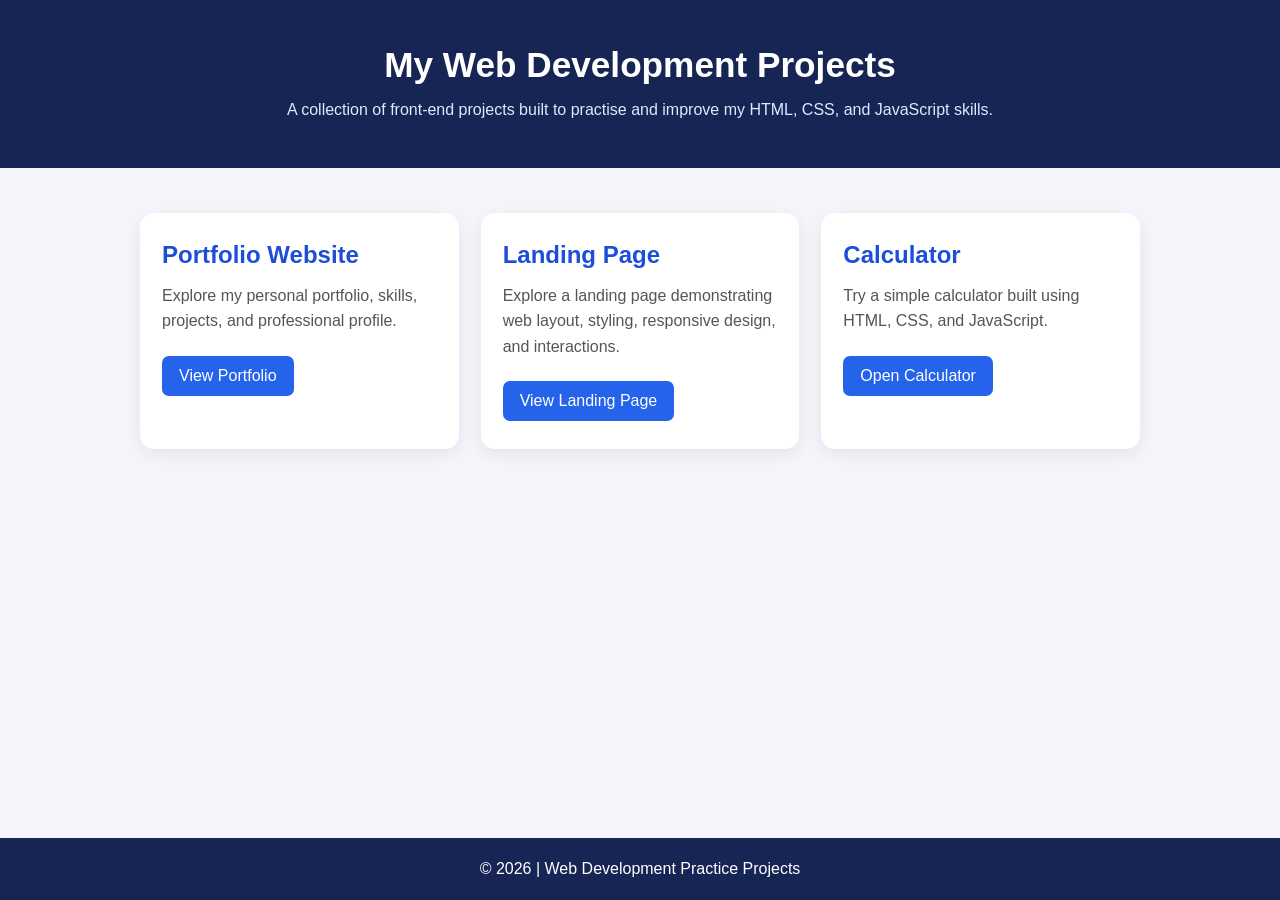
<file: index.html>
<!DOCTYPE html>
<html lang="en">
<head>
  <meta charset="UTF-8">
  <meta name="viewport" content="width=device-width, initial-scale=1.0">
  <title>My Web Development Projects</title>
  <style>
    * {
      margin: 0;
      padding: 0;
      box-sizing: border-box;
    }

    body {
      font-family: Arial, sans-serif;
      background: #f4f6fb;
      color: #222;
      min-height: 100vh;
      display: flex;
      flex-direction: column;
    }

    header {
      background: #172554;
      color: white;
      text-align: center;
      padding: 45px 20px;
    }

    header h1 {
      font-size: 2.2rem;
      margin-bottom: 12px;
    }

    header p {
      color: #dbeafe;
      line-height: 1.6;
    }

    main {
      width: min(1000px, 92%);
      margin: 45px auto;
      flex: 1;
    }

    .projects {
      display: grid;
      grid-template-columns: repeat(auto-fit, minmax(230px, 1fr));
      gap: 22px;
    }

    .card {
      background: white;
      padding: 28px 22px;
      border-radius: 14px;
      box-shadow: 0 5px 20px rgba(0, 0, 0, 0.08);
      transition: transform 0.2s, box-shadow 0.2s;
    }

    .card:hover {
      transform: translateY(-6px);
      box-shadow: 0 10px 25px rgba(0, 0, 0, 0.12);
    }

    .card h2 {
      color: #1d4ed8;
      margin-bottom: 14px;
    }

    .card p {
      color: #555;
      line-height: 1.6;
      margin-bottom: 22px;
    }

    .card a {
      display: inline-block;
      background: #2563eb;
      color: white;
      text-decoration: none;
      padding: 11px 17px;
      border-radius: 7px;
    }

    .card a:hover {
      background: #1d4ed8;
    }

    footer {
      text-align: center;
      padding: 22px;
      background: #172554;
      color: white;
    }
  </style>
</head>

<body>
  <header>
    <h1>My Web Development Projects</h1>
    <p>
      A collection of front-end projects built to practise
      and improve my HTML, CSS, and JavaScript skills.
    </p>
  </header>

  <main>
    <section class="projects">

      <article class="card">
        <h2>Portfolio Website</h2>
        <p>
          Explore my personal portfolio, skills, projects,
          and professional profile.
        </p>
        <a href="./Portfolio/">View Portfolio</a>
      </article>

      <article class="card">
        <h2>Landing Page</h2>
        <p>
          Explore a landing page demonstrating web layout,
          styling, responsive design, and interactions.
        </p>
        <a href="./LandingPage/">View Landing Page</a>
      </article>

      <article class="card">
        <h2>Calculator</h2>
        <p>
          Try a simple calculator built using HTML, CSS,
          and JavaScript.
        </p>
        <a href="./Calculator/">Open Calculator</a>
      </article>

    </section>
  </main>

  <footer>
    <p>&copy; 2026 | Web Development Practice Projects</p>
  </footer>
</body>
</html>
</file>
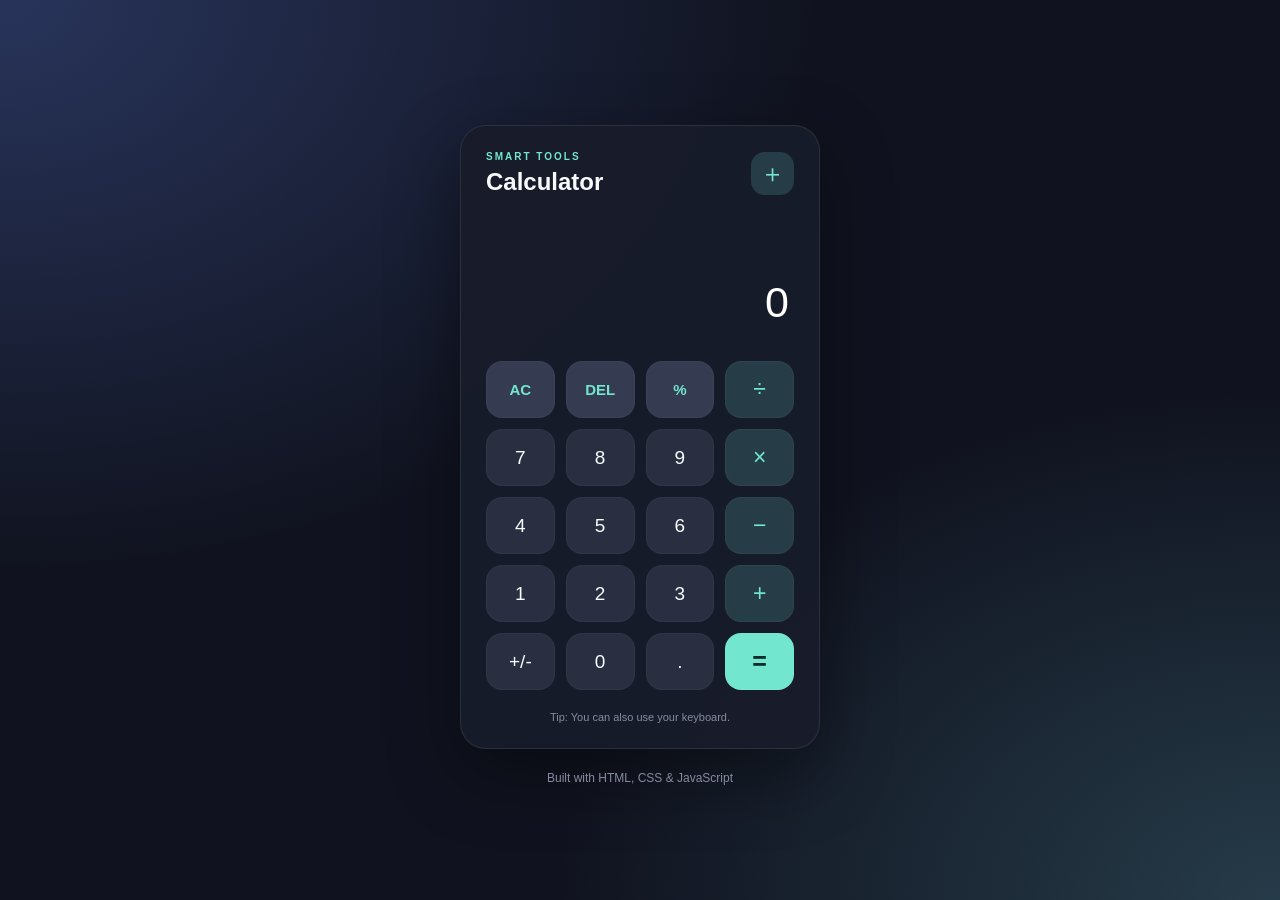
<file: Calculator/index.html>
<!DOCTYPE html>
<html lang="en">
<head>
    <meta charset="UTF-8">
    <meta name="viewport" content="width=device-width, initial-scale=1.0">
    <meta name="theme-color" content="#10131f">
    <title>Modern Calculator</title>
    <link rel="stylesheet" href="Calculator.css">
    <script src="Calculator.js" defer></script>
</head>
<body>
    <main class="page">
        <section class="calculator" aria-label="Calculator">
            <header class="calculator-header">
                <div>
                    <p class="eyebrow">SMART TOOLS</p>
                    <h1>Calculator</h1>
                </div>
                <div class="calculator-icon" aria-hidden="true">＋</div>
            </header>

            <div class="display">
                <div id="history" class="history" aria-live="polite"></div>
                <input
                    type="text"
                    id="screen"
                    value="0"
                    aria-label="Calculator display"
                    readonly
                >
            </div>

            <div class="keypad">
                <button class="key utility" data-action="clear">AC</button>
                <button class="key utility" data-action="delete" aria-label="Delete last character">DEL</button>
                <button class="key utility" data-action="percent">%</button>
                <button class="key operator" data-value="/" aria-label="Divide">÷</button>

                <button class="key" data-value="7">7</button>
                <button class="key" data-value="8">8</button>
                <button class="key" data-value="9">9</button>
                <button class="key operator" data-value="*">×</button>

                <button class="key" data-value="4">4</button>
                <button class="key" data-value="5">5</button>
                <button class="key" data-value="6">6</button>
                <button class="key operator" data-value="-">−</button>

                <button class="key" data-value="1">1</button>
                <button class="key" data-value="2">2</button>
                <button class="key" data-value="3">3</button>
                <button class="key operator" data-value="+">+</button>

                <button class="key" data-action="sign" aria-label="Change sign">+/-</button>
                <button class="key" data-value="0">0</button>
                <button class="key" data-action="decimal">.</button>
                <button class="key equals" data-action="equals">=</button>
            </div>

            <p class="hint">Tip: You can also use your keyboard.</p>
        </section>

        <footer>Built with HTML, CSS &amp; JavaScript</footer>
    </main>
</body>
</html>
</file>
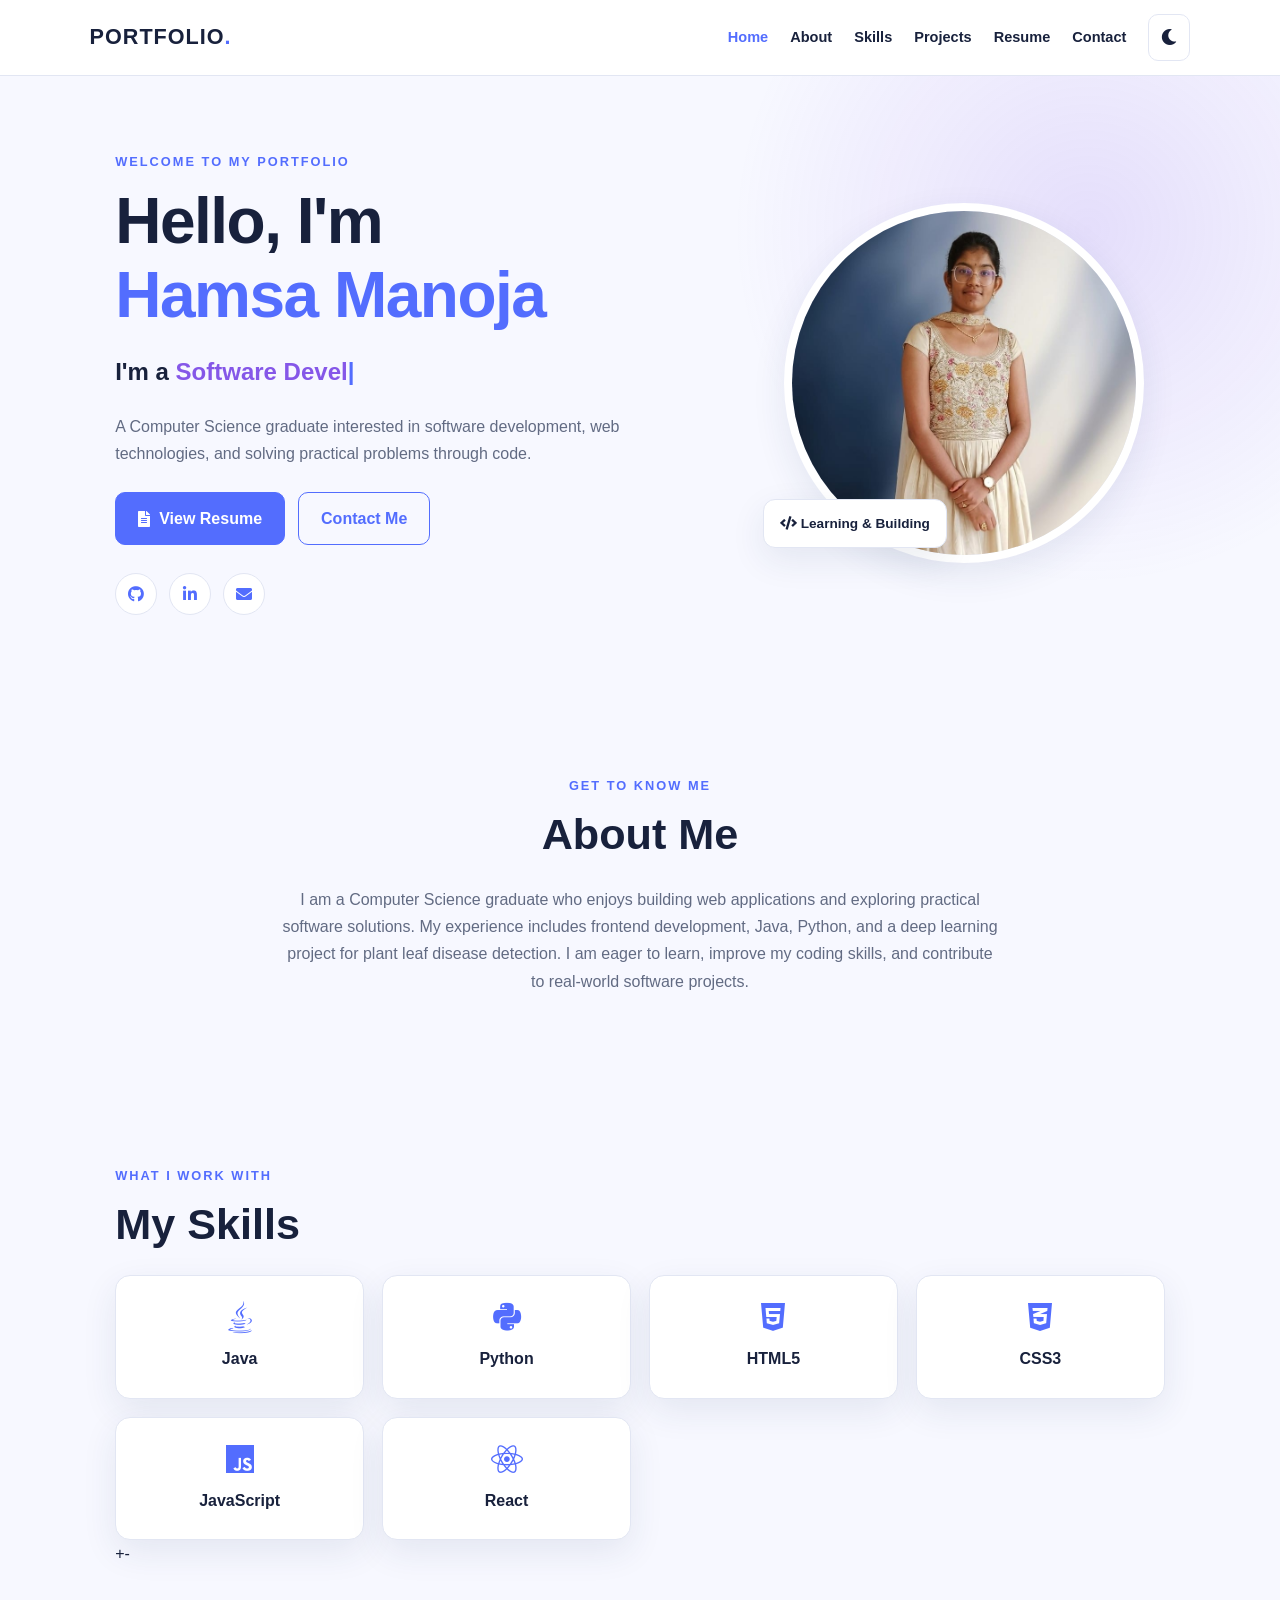
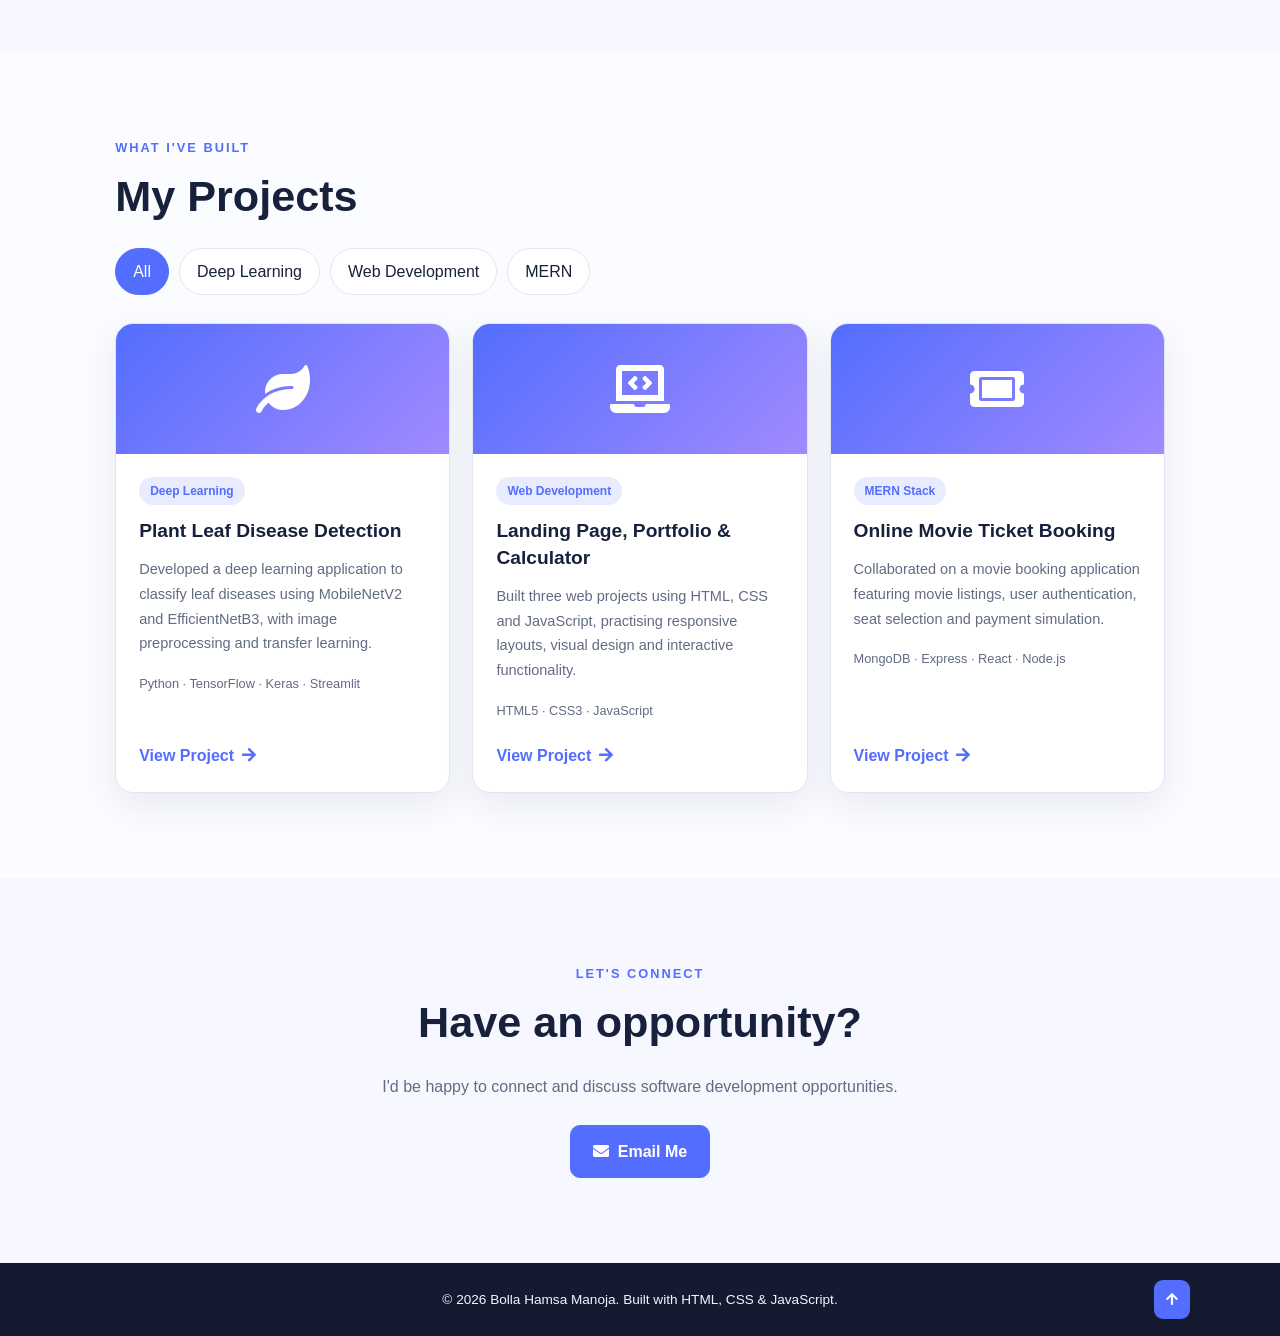
<file: Portfolio/index.html>
<!DOCTYPE html>
<html lang="en">
<head>
    <meta charset="UTF-8">
    <meta name="viewport" content="width=device-width, initial-scale=1.0">
    <meta name="description" content="Portfolio of Bolla Hamsa Manoja, software developer.">
    <title>Hamsa Manoja | Portfolio</title>
    <link rel="stylesheet" href="Portfolio.css">
    <link rel="stylesheet"
      href="https://cdnjs.cloudflare.com/ajax/libs/font-awesome/5.15.4/css/all.min.css">
</head>
<body>

<header class="navbar">
    <a class="logo" href="#home">PORTFOLIO<span>.</span></a>

    <button class="menu-toggle" id="menuToggle"
            aria-label="Toggle navigation" aria-expanded="false">
        <i class="fas fa-bars"></i>
    </button>

    <nav id="navMenu">
        <a href="#home">Home</a>
        <a href="#about">About</a>
        <a href="#skills">Skills</a>
        <a href="#projects">Projects</a>
        <a href="./Bolla_Hamsa_Manoja_CSE.pdf"
           target="_blank" rel="noopener">Resume</a>
        <a href="#contact">Contact</a>
        <button id="themeToggle" class="theme-toggle"
                aria-label="Switch color theme">
            <i class="fas fa-moon"></i>
        </button>
    </nav>
</header>

<main>
    <!-- HOME -->
    <section class="hero" id="home">
        <div class="hero-text reveal">
            <p class="eyebrow">WELCOME TO MY PORTFOLIO</p>
            <h1>Hello, I'm <span>Hamsa Manoja</span></h1>
            <h2>I'm a <span id="typing"></span><span class="cursor">|</span></h2>
            <p class="intro">
                A Computer Science graduate interested in software development,
                web technologies, and solving practical problems through code.
            </p>

            <div class="hero-buttons">
                <a class="btn primary"
                   href="./Bolla_Hamsa_Manoja_CSE.pdf"
                   target="_blank" rel="noopener">
                    <i class="fas fa-file-alt"></i> View Resume
                </a>
                <a class="btn secondary" href="#contact">
                    Contact Me
                </a>
            </div>

            <div class="social-links">
                <a href="https://github.com/BollaHamsaManoja" aria-label="GitHub"><i class="fab fa-github"></i></a>
                <a href="https://www.linkedin.com/in/bolla-hamsa-manoja-a13283267/" aria-label="LinkedIn"><i class="fab fa-linkedin-in"></i></a>
                <a href="mailto:hamsamanojabolla5@gmail.com"
                   aria-label="Email"><i class="fas fa-envelope"></i></a>
            </div>
        </div>

        <div class="hero-image reveal">
            <div class="image-circle">
                <img src="Hamsa.jpeg" alt="Portrait of Hamsa Manoja">
            </div>
            <div class="floating-tag">
                <i class="fas fa-code"></i> Learning & Building
            </div>
        </div>
    </section>

    <!-- ABOUT -->
    <section class="section about" id="about">
        <p class="eyebrow">GET TO KNOW ME</p>
        <h2 class="section-title">About Me</h2>
        <p>
            I am a Computer Science graduate who enjoys building web
            applications and exploring practical software solutions.
            My experience includes frontend development, Java, Python,
            and a deep learning project for plant leaf disease detection.
            I am eager to learn, improve my coding skills, and contribute
            to real-world software projects.
        </p>
    </section>

    <!-- SKILLS -->
    <section class="section" id="skills">
        <p class="eyebrow">WHAT I WORK WITH</p>
        <h2 class="section-title">My Skills</h2>

        <div class="skills-grid">
            <div class="skill-card"><i class="fab fa-java"></i><h3>Java</h3></div>
            <div class="skill-card"><i class="fab fa-python"></i><h3>Python</h3></div>
            <div class="skill-card"><i class="fab fa-html5"></i><h3>HTML5</h3></div>
            <div class="skill-card"><i class="fab fa-css3-alt"></i><h3>CSS3</h3></div>
            <div class="skill-card"><i class="fab fa-js"></i><h3>JavaScript</h3></div>
            <div class="skill-card"><i class="fab fa-react"></i><h3>React</h3></div>
        </div>+-
    </section>

    <!-- PROJECTS -->
    <section class="section projects-section" id="projects">
        <p class="eyebrow">WHAT I'VE BUILT</p>
        <h2 class="section-title">My Projects</h2>

        <div class="filters" aria-label="Filter projects">
            <button class="filter-btn active" data-filter="all">All</button>
            <button class="filter-btn" data-filter="ai">Deep Learning</button>
            <button class="filter-btn" data-filter="web">Web Development</button>
            <button class="filter-btn" data-filter="mern">MERN</button>
        </div>

        <div class="projects-grid">
            <article class="project-card reveal" data-category="ai">
                <div class="project-icon"><i class="fas fa-leaf"></i></div>
                <div class="project-content">
                    <span class="tag">Deep Learning</span>
                    <h3>Plant Leaf Disease Detection</h3>
                    <p>
                        Developed a deep learning application to classify
                        leaf diseases using MobileNetV2 and EfficientNetB3,
                        with image preprocessing and transfer learning.
                    </p>
                    <p class="tech">Python · TensorFlow · Keras · Streamlit</p>
                    <a class="project-link"
                       href="https://github.com/" target="_blank"
                       rel="noopener">View Project <i class="fas fa-arrow-right"></i></a>
                </div>
            </article>

            <article class="project-card reveal" data-category="web">
                <div class="project-icon"><i class="fas fa-laptop-code"></i></div>
                <div class="project-content">
                    <span class="tag">Web Development</span>
                    <h3>Landing Page, Portfolio & Calculator</h3>
                    <p>
                        Built three web projects using HTML, CSS and
                        JavaScript, practising responsive layouts,
                        visual design and interactive functionality.
                    </p>
                    <p class="tech">HTML5 · CSS3 · JavaScript</p>
                    <a class="project-link"
                       href="https://github.com/" target="_blank"
                       rel="noopener">View Project <i class="fas fa-arrow-right"></i></a>
                </div>
            </article>

            <article class="project-card reveal" data-category="mern">
                <div class="project-icon"><i class="fas fa-ticket-alt"></i></div>
                <div class="project-content">
                    <span class="tag">MERN Stack</span>
                    <h3>Online Movie Ticket Booking</h3>
                    <p>
                        Collaborated on a movie booking application featuring
                        movie listings, user authentication, seat selection
                        and payment simulation.
                    </p>
                    <p class="tech">MongoDB · Express · React · Node.js</p>
                    <a class="project-link"
                       href="https://github.com/" target="_blank"
                       rel="noopener">View Project <i class="fas fa-arrow-right"></i></a>
                </div>
            </article>
        </div>
    </section>

    <!-- CONTACT -->
    <section class="section contact" id="contact">
        <p class="eyebrow">LET'S CONNECT</p>
        <h2 class="section-title">Have an opportunity?</h2>
        <p>I'd be happy to connect and discuss software development opportunities.</p>
        <a class="btn primary"
           href="mailto:hamsamanojabolla5@gmail.com?subject=Portfolio%20Enquiry">
            <i class="fas fa-envelope"></i> Email Me
        </a>
    </section>
</main>

<footer>
    <p>© <span id="year"></span> Bolla Hamsa Manoja. Built with HTML, CSS & JavaScript.</p>
    <a href="#home" class="back-top" aria-label="Back to top">
        <i class="fas fa-arrow-up"></i>
    </a>
</footer>

<script src="Portfolio.js"></script>
</body>
</html>
</file>
<file: Calculator/Calculator.css>
* {
    margin: 0;
    padding: 0;
    box-sizing: border-box;
}

:root {
    font-family: "Segoe UI", Arial, sans-serif;
    color: #f8fafc;
    background: #10131f;
}

body {
    min-height: 100vh;
    background:
        radial-gradient(ellipse at top left, #28345b 0%, transparent 45%),
        radial-gradient(ellipse at bottom right, #263b49 0%, transparent 40%),
        #10131f;
}

button {
    font: inherit;
}

.page {
    min-height: 100vh;
    display: flex;
    flex-direction: column;
    align-items: center;
    justify-content: center;
    padding: 28px 16px 18px;
}

.calculator {
    width: min(100%, 360px);
    padding: 25px;
    background: rgba(24, 28, 43, 0.95);
    border: 1px solid rgba(255, 255, 255, 0.09);
    border-radius: 26px;
    box-shadow: 0 25px 70px rgba(0, 0, 0, 0.4);
}

.calculator-header {
    display: flex;
    justify-content: space-between;
    align-items: center;
    margin-bottom: 28px;
}

.eyebrow {
    color: #72e6ce;
    font-size: 10px;
    font-weight: 700;
    letter-spacing: 2px;
    margin-bottom: 6px;
}

.calculator-header h1 {
    font-size: 24px;
    font-weight: 600;
}

.calculator-icon {
    width: 43px;
    height: 43px;
    display: grid;
    place-items: center;
    color: #72e6ce;
    background: #263d47;
    border-radius: 14px;
    font-size: 25px;
}

.display {
    min-height: 125px;
    display: flex;
    flex-direction: column;
    justify-content: flex-end;
    align-items: flex-end;
    padding: 17px 5px 22px;
    margin-bottom: 12px;
    overflow: hidden;
}

.history {
    width: 100%;
    min-height: 24px;
    text-align: right;
    color: #9299ad;
    font-size: 14px;
    overflow-wrap: anywhere;
}

.display input {
    width: 100%;
    border: none;
    outline: none;
    background: transparent;
    color: #ffffff;
    text-align: right;
    font-size: clamp(32px, 9vw, 43px);
    font-weight: 500;
    font-variant-numeric: tabular-nums;
}

.keypad {
    display: grid;
    grid-template-columns: repeat(4, minmax(0, 1fr));
    gap: 11px;
}

.key {
    min-width: 0;
    height: 57px;
    border: 1px solid rgba(255, 255, 255, 0.035);
    border-radius: 16px;
    background: #292e40;
    color: #f8fafc;
    font-size: 19px;
    font-weight: 500;
    cursor: pointer;
    transition: background 0.18s, transform 0.18s;
    -webkit-tap-highlight-color: transparent;
}

.key:hover {
    background: #3a4158;
}

.key:active {
    transform: scale(0.94);
}

.key:focus-visible {
    outline: 2px solid #72e6ce;
    outline-offset: 3px;
}

.utility {
    background: #353b50;
    color: #72e6ce;
    font-size: 15px;
    font-weight: 700;
}

.operator {
    background: #263d47;
    color: #72e6ce;
    font-size: 23px;
}

.equals {
    background: #72e6ce;
    color: #102b2b;
    font-size: 25px;
    font-weight: 700;
}

.equals:hover {
    background: #9af3df;
}

.hint {
    color: #858ca0;
    text-align: center;
    font-size: 11px;
    margin-top: 21px;
}

footer {
    color: #858ca0;
    text-align: center;
    font-size: 12px;
    padding-top: 22px;
}

@media (max-width: 380px) {
    .calculator {
        padding: 19px;
        border-radius: 22px;
    }

    .keypad {
        gap: 8px;
    }

    .key {
        height: 53px;
        border-radius: 13px;
    }
}
</file>
<file: Portfolio/Portfolio.css>
/* ---------- BASIC STYLES ---------- */
:root {
    --bg: #f7f8ff;
    --surface: #ffffff;
    --text: #18213c;
    --muted: #626b83;
    --accent: #536dfe;
    --accent2: #8557e8;
    --border: #e2e6f3;
    --header: rgba(255, 255, 255, 0.92);
    --shadow: 0 12px 35px rgba(36, 52, 100, 0.09);
}

* {
    margin: 0;
    padding: 0;
    box-sizing: border-box;
}

html {
    scroll-behavior: smooth;
    scroll-padding-top: 85px;
}

body {
    font-family: Arial, Helvetica, sans-serif;
    background: var(--bg);
    color: var(--text);
    line-height: 1.7;
    transition: background 0.3s, color 0.3s;
}

body.dark {
    --bg: #101526;
    --surface: #1a2238;
    --text: #edf1ff;
    --muted: #b2bdd6;
    --accent: #91a2ff;
    --accent2: #b69aff;
    --border: #303b56;
    --header: rgba(16, 21, 38, 0.94);
    --shadow: 0 12px 35px rgba(0, 0, 0, 0.2);
}

a {
    color: inherit;
    text-decoration: none;
}

button {
    font: inherit;
}

section {
    scroll-margin-top: 85px;
}

/* ---------- NAVIGATION ---------- */
.navbar {
    position: sticky;
    top: 0;
    z-index: 100;
    min-height: 75px;
    padding: 14px 7%;
    display: flex;
    align-items: center;
    justify-content: space-between;
    gap: 20px;
    background: var(--header);
    backdrop-filter: blur(14px);
    border-bottom: 1px solid var(--border);
}

.logo {
    font-size: 1.35rem;
    font-weight: 800;
    letter-spacing: 1px;
}

.logo span {
    color: var(--accent);
}

.navbar nav {
    display: flex;
    align-items: center;
    gap: 22px;
}

.navbar nav a {
    font-size: 0.91rem;
    font-weight: 600;
    transition: color 0.25s;
}

.navbar nav a:hover,
.navbar nav a.active {
    color: var(--accent);
}

.theme-toggle,
.menu-toggle {
    border: 1px solid var(--border);
    color: var(--text);
    background: var(--surface);
    border-radius: 10px;
    padding: 9px 12px;
    cursor: pointer;
}

.menu-toggle {
    display: none;
}

/* ---------- HERO ---------- */
.hero {
    min-height: 610px;
    padding: 75px 9%;
    display: grid;
    grid-template-columns: 1.2fr 0.8fr;
    align-items: center;
    gap: 45px;
    background:
        radial-gradient(circle at 85% 25%, rgba(133, 87, 232, 0.16), transparent 30%),
        var(--bg);
}

.eyebrow {
    color: var(--accent);
    font-size: 0.8rem;
    font-weight: 800;
    letter-spacing: 2px;
    margin-bottom: 12px;
}

.hero h1 {
    font-size: clamp(2.4rem, 5vw, 4rem);
    line-height: 1.15;
    letter-spacing: -1.5px;
}

.hero h1 span {
    display: block;
    color: var(--accent);
}

.hero h2 {
    margin: 20px 0;
    font-size: 1.5rem;
}

#typing {
    color: var(--accent2);
}

.cursor {
    color: var(--accent);
    animation: blink 0.7s infinite;
}

.intro {
    max-width: 550px;
    color: var(--muted);
    margin-bottom: 25px;
}

.hero-buttons {
    display: flex;
    flex-wrap: wrap;
    gap: 13px;
}

.btn {
    display: inline-flex;
    align-items: center;
    justify-content: center;
    gap: 9px;
    padding: 12px 22px;
    border-radius: 10px;
    font-weight: 700;
    border: 1px solid var(--accent);
    transition: transform 0.25s, box-shadow 0.25s;
}

.btn:hover {
    transform: translateY(-3px);
    box-shadow: var(--shadow);
}

.primary {
    background: var(--accent);
    color: white;
}

.secondary {
    color: var(--accent);
    background: transparent;
}

.social-links {
    display: flex;
    gap: 12px;
    margin-top: 28px;
}

.social-links a {
    display: grid;
    place-items: center;
    width: 42px;
    height: 42px;
    border-radius: 50%;
    background: var(--surface);
    border: 1px solid var(--border);
    color: var(--accent);
    transition: 0.25s;
}

.social-links a:hover {
    background: var(--accent);
    color: white;
    transform: translateY(-4px);
}

.hero-image {
    position: relative;
    display: flex;
    justify-content: center;
    align-items: center;
}

.image-circle {
    width: min(100%, 360px);
    aspect-ratio: 1;
    overflow: hidden;
    border-radius: 50%;
    border: 8px solid var(--surface);
    box-shadow: var(--shadow);
    background: var(--border);
}

.image-circle img {
    width: 100%;
    height: 100%;
    object-fit: cover;
}

.floating-tag {
    position: absolute;
    bottom: 15px;
    left: 0;
    padding: 12px 16px;
    background: var(--surface);
    border: 1px solid var(--border);
    border-radius: 12px;
    box-shadow: var(--shadow);
    font-size: 0.85rem;
    font-weight: 700;
}

/* ---------- COMMON SECTIONS ---------- */
.section {
    padding: 85px 9%;
}

.section-title {
    font-size: clamp(2rem, 4vw, 2.7rem);
    margin-bottom: 25px;
    line-height: 1.2;
}

.about {
    text-align: center;
    max-width: 950px;
    margin: auto;
}

.about p:last-child,
.contact > p:not(.eyebrow) {
    color: var(--muted);
}

.about p:last-child {
    max-width: 780px;
    margin: auto;
}

/* ---------- SKILLS ---------- */
.skills-grid {
    display: grid;
    grid-template-columns: repeat(4, minmax(0, 1fr));
    gap: 18px;
}

.skill-card {
    background: var(--surface);
    border: 1px solid var(--border);
    padding: 25px 12px;
    text-align: center;
    border-radius: 15px;
    box-shadow: var(--shadow);
    transition: transform 0.25s, border-color 0.25s;
}

.skill-card:hover {
    transform: translateY(-6px);
    border-color: var(--accent);
}

.skill-card i {
    font-size: 2rem;
    color: var(--accent);
    margin-bottom: 12px;
}

.skill-card h3 {
    font-size: 1rem;
}

.small-note {
    margin-top: 20px;
    color: var(--muted);
    font-size: 0.85rem;
}

/* ---------- PROJECTS ---------- */
.projects-section {
    background: color-mix(in srgb, var(--surface) 50%, var(--bg));
}

.filters {
    display: flex;
    flex-wrap: wrap;
    gap: 10px;
    margin-bottom: 28px;
}

.filter-btn {
    padding: 9px 17px;
    border: 1px solid var(--border);
    border-radius: 30px;
    background: var(--surface);
    color: var(--text);
    cursor: pointer;
    transition: 0.25s;
}

.filter-btn:hover,
.filter-btn.active {
    background: var(--accent);
    color: white;
    border-color: var(--accent);
}

.projects-grid {
    display: grid;
    grid-template-columns: repeat(3, minmax(0, 1fr));
    gap: 22px;
    align-items: stretch;
}

.project-card {
    display: flex;
    flex-direction: column;
    background: var(--surface);
    border: 1px solid var(--border);
    border-radius: 18px;
    overflow: hidden;
    box-shadow: var(--shadow);
    transition: transform 0.3s, border-color 0.3s;
}

.project-card:hover {
    transform: translateY(-7px);
    border-color: var(--accent);
}

.project-icon {
    display: grid;
    place-items: center;
    min-height: 130px;
    background: linear-gradient(135deg, #536dfe, #a18aff);
    color: white;
    font-size: 3rem;
}

.project-content {
    padding: 23px;
    display: flex;
    flex-direction: column;
    flex: 1;
}

.tag {
    align-self: flex-start;
    background: color-mix(in srgb, var(--accent) 13%, var(--surface));
    color: var(--accent);
    border-radius: 20px;
    padding: 4px 11px;
    font-size: 0.75rem;
    font-weight: 700;
    margin-bottom: 13px;
}

.project-content h3 {
    font-size: 1.2rem;
    line-height: 1.4;
    margin-bottom: 12px;
}

.project-content > p {
    color: var(--muted);
    font-size: 0.91rem;
}

.project-content .tech {
    font-size: 0.8rem;
    margin-top: 17px;
}

.project-link {
    display: inline-flex;
    align-items: center;
    gap: 8px;
    color: var(--accent);
    font-weight: 700;
    margin-top: auto;
    padding-top: 20px;
}

.project-link:hover {
    gap: 14px;
}

/* ---------- CONTACT & FOOTER ---------- */
.contact {
    text-align: center;
}

.contact .btn {
    margin-top: 24px;
}

footer {
    position: relative;
    background: #141b30;
    color: #f3f5ff;
    padding: 25px 9%;
    display: flex;
    justify-content: center;
    align-items: center;
    gap: 20px;
    text-align: center;
    font-size: 0.85rem;
}

.back-top {
    position: absolute;
    right: 7%;
    color: white;
    background: #536dfe;
    padding: 8px 12px;
    border-radius: 9px;
}

/* ---------- JAVASCRIPT ANIMATIONS ---------- */
.reveal {
    opacity: 0;
    transform: translateY(22px);
    transition: opacity 0.7s ease, transform 0.7s ease;
}

.reveal.visible {
    opacity: 1;
    transform: translateY(0);
}

.project-card[hidden] {
    display: none;
}

@keyframes blink {
    50% { opacity: 0; }
}

/* ---------- MOBILE RESPONSIVENESS ---------- */
@media (max-width: 900px) {
    .navbar {
        padding-inline: 5%;
    }

    .navbar nav {
        gap: 12px;
    }

    .hero {
        padding-inline: 6%;
        gap: 25px;
    }

    .section {
        padding: 65px 6%;
    }

    .projects-grid {
        grid-template-columns: repeat(2, minmax(0, 1fr));
    }
}

@media (max-width: 680px) {
    .navbar {
        min-height: 68px;
    }

    .menu-toggle {
        display: block;
    }

    .navbar nav {
        display: none;
        position: absolute;
        top: 100%;
        left: 0;
        right: 0;
        padding: 20px 6%;
        flex-direction: column;
        align-items: stretch;
        gap: 18px;
        background: var(--surface);
        border-bottom: 1px solid var(--border);
    }

    .navbar nav.open {
        display: flex;
    }

    .theme-toggle {
        align-self: flex-start;
    }

    .hero {
        grid-template-columns: 1fr;
        text-align: center;
        padding-top: 55px;
    }

    .hero-buttons,
    .social-links {
        justify-content: center;
    }

    .hero-image {
        grid-row: 1;
    }

    .image-circle {
        width: min(75%, 290px);
    }

    .floating-tag {
        left: 5%;
    }

    .skills-grid {
        grid-template-columns: repeat(2, minmax(0, 1fr));
    }

    .projects-grid {
        grid-template-columns: 1fr;
    }

    .section {
        padding: 55px 6%;
    }

    footer {
        padding: 25px 60px 25px 20px;
    }
}

@media (prefers-reduced-motion: reduce) {
    html {
        scroll-behavior: auto;
    }

    *, *::before, *::after {
        animation-duration: 0.01ms !important;
        transition-duration: 0.01ms !important;
    }

    .reveal {
        opacity: 1;
        transform: none;
    }
}
</file>
